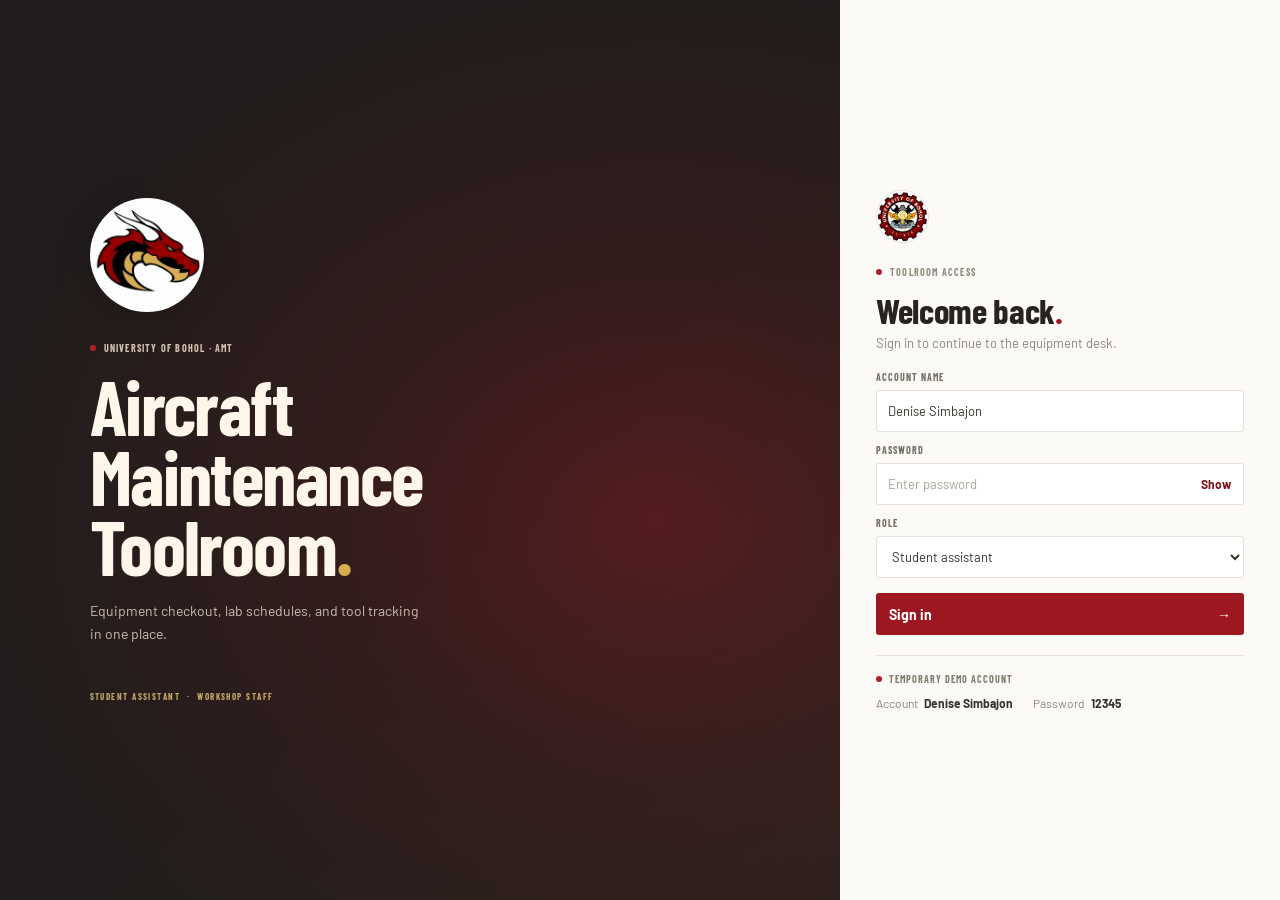
<file: index.html>
<!doctype html>
<html lang="en">
<head>
  <meta charset="utf-8" />
  <meta name="viewport" content="width=device-width, initial-scale=1" />
  <meta name="theme-color" content="#9d131e" />
  <title>AMT Bench — Sign in</title>
  <link rel="preconnect" href="https://fonts.googleapis.com" />
  <link rel="preconnect" href="https://fonts.gstatic.com" crossorigin />
  <link href="https://fonts.googleapis.com/css2?family=Barlow+Condensed:wght@500;600;700;800&family=Barlow:wght@400;500;600;700;800&family=DM+Mono:wght@400;500&display=swap" rel="stylesheet" />
  <link rel="stylesheet" href="css/login.css" />
  <link rel="stylesheet" href="css/readability.css" />
  <script src="js/auth.js" defer></script>
</head>
<body>
  <main class="login-layout">
    <section class="login-welcome">
      <img class="dragon-mark" src="assets/image.png" alt="AMT department dragon" />
      <div class="eyebrow"><i></i> UNIVERSITY OF BOHOL · AMT</div>
      <h1>Aircraft<br />Maintenance<br />Toolroom<span>.</span></h1>
      <p>Equipment checkout, lab schedules, and tool tracking in one place.</p>
      <div class="welcome-foot">STUDENT ASSISTANT &nbsp;·&nbsp; WORKSHOP STAFF</div>
    </section>
    <section class="login-side">
      <form class="login-card" id="login-form">
        <img class="amt-seal" src="assets/AMT.jpg" alt="Aircraft Maintenance Technology seal" />
        <div class="eyebrow"><i></i> TOOLROOM ACCESS</div>
        <h2>Welcome back<span>.</span></h2>
        <p class="login-copy">Sign in to continue to the equipment desk.</p>
        <label>ACCOUNT NAME<input name="name" required autocomplete="username" value="Denise Simbajon" /></label>
        <label class="password-label">PASSWORD
          <span class="password-control">
            <input id="password-input" name="password" type="password" required autocomplete="current-password" placeholder="Enter password" />
            <button class="password-toggle" id="toggle-password" type="button" aria-label="Show password" aria-pressed="false">Show</button>
          </span>
        </label>
        <label>ROLE<select name="role" id="account-role"><option>Student assistant</option><option>Workshop staff</option><option>Lab instructor</option><option>Student</option></select></label>
        <div class="login-error" id="login-error" role="alert" aria-live="polite"></div>
        <button type="submit">Sign in <span>→</span></button>
        <p class="student-login-hint" id="student-login-hint" hidden>Student account: <b>Reil Telmo</b> · Password <b>12345</b>. The student portal opens in a new tab.</p>
        <div class="demo-caption" id="demo-caption"><i></i> TEMPORARY DEMO ACCOUNT</div>
        <div class="demo-credentials"><span>Account <b>Denise Simbajon</b></span><span>Password <b>12345</b></span></div>
      </form>
    </section>
  </main>
</body>
</html>
</file>
<file: css/login.css>
:root{--red:#9d1721;--dark:#211d1c;--gold:#d7ad52;--ink:#28231f;--paper:#fbfaf6;--line:#e7e2d9;--sans:"Barlow",Arial,sans-serif;--display:"Barlow Condensed","Arial Narrow",sans-serif}*{box-sizing:border-box}body{margin:0;min-height:100vh;background:var(--dark);font-family:var(--sans);color:var(--ink);-webkit-font-smoothing:antialiased}.login-layout{min-height:100vh;display:grid;grid-template-columns:minmax(0,1fr) minmax(360px,440px)}.login-welcome{position:relative;min-height:100%;padding:clamp(34px,7vw,100px);display:flex;flex-direction:column;align-items:flex-start;justify-content:center;overflow:hidden;background:radial-gradient(ellipse at 78% 58%,#531b1d 0,#321c1c 35%,#211d1c 74%)}.login-welcome::after{position:absolute;inset:0;content:"";background:linear-gradient(135deg,transparent 55%,#d7ad5208);pointer-events:none}.dragon-mark{width:114px;height:114px;object-fit:contain;border:1px solid #ffffff24;border-radius:50%;background:#fff;margin-bottom:30px;box-shadow:0 8px 40px #0003}.eyebrow{display:flex;align-items:center;gap:8px;color:#d4c3b1;font:700 9px var(--display);letter-spacing:.12em}.eyebrow i,.demo-caption i{width:6px;height:6px;border-radius:50%;background:#b41e29;flex:none}.login-welcome h1{margin:17px 0 12px;color:#fff6eb;font:700 clamp(48px,6vw,77px)/.91 var(--display);letter-spacing:-.02em}.login-welcome h1 span{color:var(--gold)}.login-welcome>p{max-width:340px;margin:6px 0 0;color:#c9bdb1;font-size:14px;line-height:1.65}.welcome-foot{margin-top:46px;color:#c5a765;font:700 9px var(--display);letter-spacing:.16em}.login-side{display:grid;place-items:center;padding:36px;background:var(--paper)}.login-card{width:min(100%,370px);display:flex;flex-direction:column}.amt-seal{width:53px;height:53px;object-fit:contain;border:1px solid #e8e2d8;border-radius:50%;background:white;margin-bottom:23px}.login-card .eyebrow{color:#928a7e}.login-card h2{margin:11px 0 4px;font:700 35px var(--display);letter-spacing:-.01em;color:var(--ink)}.login-card h2 span{color:var(--red)}.login-copy{margin:0 0 20px;color:#89867b;font-size:12px}.login-card label{display:block;margin-bottom:12px;color:#746f65;font:700 9px var(--display);letter-spacing:.1em}.login-card input,.login-card select{display:block;width:100%;height:42px;margin-top:7px;padding:0 11px;border:1px solid var(--line);border-radius:3px;background:white;outline:none;color:#39342e;font:13px var(--sans);letter-spacing:normal}.login-card input:focus,.login-card select:focus{border-color:var(--red);box-shadow:0 0 0 3px #a9182314}.login-card input::placeholder{color:#aaa49a}.login-card button{height:42px;margin-top:3px;padding:0 13px;display:flex;align-items:center;justify-content:space-between;border:0;border-radius:3px;background:var(--red);color:white;font:700 13px var(--sans);cursor:pointer}.login-card button:hover{background:#7e1019}.login-error{margin:0;color:#a33a2d;font-size:11px}.login-error:not(:empty){margin:0 0 11px;padding:8px 10px;border:1px solid #f0d7d0;border-radius:3px;background:#fff4f0}.demo-caption{display:flex;align-items:center;gap:7px;margin-top:20px;padding-top:17px;border-top:1px solid var(--line);color:#827c70;font:700 9px var(--display);letter-spacing:.1em}.demo-credentials{display:flex;gap:20px;margin-top:11px;color:#8c8579;font-size:11px}.demo-credentials b{margin-left:4px;color:#39332d;font-weight:650}@media(max-width:760px){.login-layout{grid-template-columns:1fr;grid-template-rows:auto 1fr}.login-welcome{min-height:260px;padding:30px 28px 25px;justify-content:flex-end}.dragon-mark{position:absolute;top:23px;right:24px;width:74px;height:74px;margin:0}.login-welcome h1{margin:10px 0 7px;font-size:42px}.login-welcome>p{max-width:290px;margin:0;font-size:11px}.welcome-foot{margin-top:15px;font-size:8px}.login-side{padding:27px 23px 32px}.login-card{max-width:400px}.amt-seal{display:none}.login-card h2{font-size:30px}.login-copy{margin-bottom:16px}.login-card label{margin-bottom:9px}.demo-caption{margin-top:15px}.demo-credentials{margin-top:8px}}
.student-login-hint{margin:12px 0 0;padding:10px 12px;border:1px solid #e8dfcf;border-radius:3px;background:#f7f2e8;color:#6d6253;font-size:12px;line-height:1.5}.student-login-hint[hidden],.demo-caption[hidden]{display:none}
.password-control{position:relative;display:block;margin-top:7px}.login-card .password-control input{margin-top:0;padding-right:62px}.login-card .password-toggle{position:absolute;top:50%;right:5px;width:auto;height:auto;min-height:30px;margin:0;padding:4px 8px;transform:translateY(-50%);border:0;background:transparent;color:#7e1019;font:700 12px var(--sans);cursor:pointer}.login-card .password-toggle:hover{background:#f7f2e8;color:#7e1019}.login-card .password-toggle:focus-visible{outline:2px solid var(--red);outline-offset:1px}
</file>
<file: css/readability.css>
/* Larger supporting text for day-to-day toolroom use. */
body{font-size:15px}
.nav-link{font-size:13px}
.nav-label{font-size:10px}
.brand-tag{font-size:9px}
.breadcrumb{font-size:12px}
.today-label{font-size:10px}
.eyebrow{font-size:10px}
.page-subtitle{font-size:13px}
.metric-top{font-size:10px}
.metric-foot{font-size:11px}
.panel-heading h2,.widget-heading h2{font-size:15px}
.panel-heading p{font-size:11px}
.search-box input{font-size:11px}
.category-tab{font-size:11px}
.category-tab>span{font-size:9px}
.item-name{font-size:12px}
.item-tag{font-size:9px}
.item-sub{font-size:10.5px}
.availability{font-size:10px}
.add-button{width:24px;height:24px}
.widget-kicker{font-size:9px}
.schedule-date{font-size:10px}
.mini-time{font-size:9px}
.mini-class{font-size:10px}
.mini-class small{font-size:9px}
.mini-now{font-size:7px}
.schedule-legend{font-size:9px}
.overdue-person{gap:9px}
.person-copy b{font-size:10px}
.person-copy small{font-size:9px}
.overdue-time{font-size:9px}
.text-button{font-size:10px}
.full-button{font-size:10px}
.rail-note{font-size:10px}
.page-footer{font-size:9px}
.week-controls>span{font-size:10px}
.day-name{font-size:9px}
.day-number{font-size:15px}
.schedule-table-head,.loan-table-head,.overdue-table-head{font-size:9px}
.session-time{font-size:10px}
.session-time small{font-size:9px}
.session-info b,.loan-student b,.overdue-student b{font-size:11px}
.session-info small,.loan-student small,.overdue-student small{font-size:9.5px}
.session-group,.session-instructor{font-size:10px}
.status-badge{font-size:9px}
.schedule-footnote{font-size:10px}
.loan-items{font-size:10px}
.loan-time{font-size:9px}
.row-action,.remind-button{font-size:9px}
.results-label{font-size:9px}
.alert-banner{font-size:11px}
.overdue-item{font-size:10px}
.overdue-item small,.overdue-contact,.overdue-duration{font-size:9px}
.modal-description{font-size:12px}
.field-label{font-size:9px}
.field-hint{font-size:9px}
.selected-head{font-size:9px}
.selected-chip{font-size:10px}
.empty-selection,.empty-state{font-size:11px}
.button{font-size:12px}
.demo-note{font-size:9px}
.login-card .field-label{font-size:10px}
.login-card label{font-size:10px}
.login-welcome .eyebrow,.login-card .eyebrow{font-size:10px}
.login-card .field-label>input,.login-card .field-label>select{font-size:14px}
.login-copy{font-size:13px}
.demo-caption{font-size:10px}
.demo-credentials{font-size:12px}
.login-card button{font-size:14px}
.checkout-modal{width:min(680px,calc(100vw - 28px));padding:26px 28px}
.checkout-modal .modal-step,.checkout-modal .eyebrow{font-size:11px}
.checkout-modal h2{font-size:32px}
.checkout-modal .modal-description{font-size:13px}
.checkout-modal .selected-head{font-size:10px}
.checkout-modal .selected-head span:last-child{font-size:11px}
.checkout-modal .selected-chip{font-size:12px;padding:7px 8px}
.checkout-modal .field-label{font-size:11px;line-height:1.35}
.checkout-modal .field-label>input,.checkout-modal .field-label>select{height:40px;font-size:14px;padding:0 11px}
.checkout-modal .rfid-field{height:42px}
.checkout-modal .rfid-field input{font-size:13px}
.checkout-modal .scan-button{height:32px;min-height:32px;font-size:12px;padding:0 10px}
.checkout-modal .field-hint{font-size:10px}
.checkout-modal .checkout-actions .button{min-height:39px;font-size:13px;padding:0 14px}
.checkout-modal .modal-close{width:31px;height:31px;font-size:20px}
@media(max-width:560px){
  .page-subtitle{font-size:12px}
  .panel-heading p{font-size:10px}
  .item-name{font-size:11.5px}
  .item-sub{font-size:10px}
  .loan-table-head,.loan-row,.overdue-table-head,.overdue-row{font-size:9px}
}
</file>
<file: css/styles.css>
:root{--paper:#f8f7f4;--white:#fff;--ink:#292920;--muted:#959389;--line:#e9e7e1;--soft:#f2f0eb;--olive:#525b3f;--olive-dark:#414936;--olive-light:#eaf0df;--red:#a84335;--red-light:#fbefec;--amber:#ad7939;--amber-light:#faf3e6;--blue:#55758c;--blue-light:#eaf1f5;--sans:"DM Sans",Arial,sans-serif;--mono:"DM Mono",monospace}*{box-sizing:border-box}body{margin:0;background:var(--paper);color:var(--ink);font-family:var(--sans);font-size:14px;-webkit-font-smoothing:antialiased}.sidebar{position:fixed;inset:0 auto 0 0;width:244px;background:#f3f1ec;border-right:1px solid var(--line);padding:25px 17px 13px;display:flex;flex-direction:column;z-index:4}.brand{position:relative;display:flex;align-items:center;height:48px;margin:0 8px 49px;text-decoration:none;color:var(--ink)}.brand>img{width:38px;height:38px;object-fit:contain;border-radius:50%;mix-blend-mode:multiply}.brand-name{margin-left:9px;font-weight:800;font-size:20px;letter-spacing:-1.1px}.brand-name span{color:#899071}.brand-tag{position:absolute;left:48px;top:32px;font-family:var(--mono);font-size:8px;letter-spacing:1.1px;color:#908e81}.nav-label,.widget-kicker,.eyebrow,.metric-top,.selected-head,.field-label,.schedule-table-head,.loan-table-head,.overdue-table-head{font-family:var(--mono);letter-spacing:.095em}.nav-label{padding:0 10px;margin-bottom:10px;font-size:9px;color:#9c998d}.navigation{display:grid;gap:3px}.nav-link{height:39px;width:100%;border:0;border-radius:5px;background:transparent;padding:0 10px;display:flex;align-items:center;gap:11px;color:#737268;font:500 12px var(--sans);text-align:left;cursor:pointer;transition:.18s}.nav-link:hover{background:#eae8e1;color:var(--ink)}.nav-link.active{background:#e7e9dd;color:var(--olive-dark);font-weight:650}.nav-icon{font-size:17px;width:18px;text-align:center;color:#929084}.nav-link.active .nav-icon{color:var(--olive)}.nav-count,.nav-alert{margin-left:auto;padding:3px 6px;border-radius:3px;background:#eae8e1;color:#818074;font:9px var(--mono)}.nav-alert{background:#f5e5df;color:var(--red)}.sidebar-spacer{flex:1}.desk-card{background:#ebeae3;padding:13px 12px;margin:0 0 12px;border:1px solid #e3e1d9;border-radius:5px}.desk-card-top{display:flex;gap:7px;align-items:center;font:9px var(--mono);color:#666658}.status-dot{display:inline-block;width:6px;height:6px;background:#788758;border-radius:50%;flex:none}.desk-card-hours{padding:10px 0 9px 13px;font-size:11px;line-height:1.65;color:#77766b}.desk-card-line{height:1px;background:#dcdbd3}.desk-card-bottom{padding:9px 0 0;display:flex;justify-content:space-between;color:#8b897e;font-size:9px}.desk-card-bottom>span:last-child{display:flex;align-items:center;gap:5px;color:#66704f}.user-card{border:0;border-top:1px solid #e3e1da;background:transparent;padding:14px 4px 12px;display:flex;align-items:center;gap:10px;text-align:left;cursor:pointer}.avatar,.top-avatar{width:31px;height:31px;border-radius:50%;display:grid;place-items:center;background:#e5d8c6;color:#79674e;font-size:10px;font-weight:700;flex:none}.user-copy{display:grid;gap:3px}.user-copy b{font-size:11px;font-weight:650}.user-copy small{font-size:10px;color:var(--muted)}.user-menu{margin-left:auto;color:#827f73;letter-spacing:2px}.sidebar-footer{display:flex;align-items:center;justify-content:center;gap:5px;font:8px var(--mono);letter-spacing:.025em;color:#969389}.sidebar-footer img{width:15px;height:15px;object-fit:contain;border-radius:50%;mix-blend-mode:multiply}.sidebar-footer>span{color:#c1bdb2}.main-content{margin-left:244px;min-height:100vh;padding:0 39px 25px;max-width:1700px}.topbar{height:57px;border-bottom:1px solid var(--line);display:flex;align-items:center;justify-content:space-between;margin-bottom:30px}.breadcrumb{font-size:11px;color:#8d8a80}.breadcrumb span{padding:0 8px;color:#b9b6ad}.breadcrumb b{font-weight:550;color:#514f45}.topbar-right{display:flex;align-items:center;gap:15px}.today-label{font:9px var(--mono);color:#848176}.topbar-divider{height:17px;border-left:1px solid var(--line)}.notification-icon{position:relative;border:0;background:transparent;font-size:18px;color:#76746a;transform:rotate(180deg);cursor:pointer}.notification-icon i{position:absolute;right:2px;top:3px;width:5px;height:5px;background:#af5545;border:1px solid var(--paper);border-radius:50%}.top-avatar{width:27px;height:27px;border:0;font-family:var(--sans);cursor:pointer}.view{display:none}.view.active{display:block;animation:appear .22s ease}@keyframes appear{from{opacity:0;transform:translateY(3px)}to{opacity:1;transform:translateY(0)}}.page-heading{display:flex;align-items:flex-end;justify-content:space-between;margin-bottom:22px}.eyebrow{display:flex;align-items:center;gap:7px;font-size:8px;color:#888577}.eyebrow-dot{width:6px;height:6px;border-radius:50%;background:#858e69}h1{font-size:31px;line-height:1.15;letter-spacing:-1.15px;margin:9px 0 5px;font-weight:550}.heading-period{color:#899071}.page-subtitle{margin:0;font-size:11.5px;color:#88867c}.button{min-height:34px;border:1px solid transparent;border-radius:4px;padding:0 12px;display:inline-flex;align-items:center;justify-content:center;gap:8px;font:550 10.5px var(--sans);cursor:pointer;transition:background .15s,border .15s,transform .15s}.button:active{transform:translateY(1px)}.button-dark{background:var(--olive);color:white}.button-dark:hover{background:var(--olive-dark)}.button-dark>span:first-child{font-size:15px;font-weight:400}.button-outline{border-color:#e4e2db;background:var(--white);color:#626054}.button-outline:hover{border-color:#c7c6bb;background:#fbfaf7}.metrics{display:grid;grid-template-columns:repeat(4,minmax(0,1fr));gap:11px;margin-bottom:22px}.metric-card,.panel{background:var(--white);border:1px solid var(--line);border-radius:5px}.metric-card{height:97px;padding:13px 15px}.metric-top{display:flex;align-items:center;justify-content:space-between;font-size:8px;color:#919084}.metric-symbol{font:14px var(--sans);color:#73795f}.metric-symbol.amber{color:var(--amber)}.metric-symbol.red{color:#b05b4d}.metric-symbol.blue{color:var(--blue)}.metric-value{margin-top:3px;font-size:25px;line-height:1.1;font-weight:550;letter-spacing:-1px}.metric-foot{margin-top:5px;font-size:9px;color:#99968b}.metric-foot b{font-weight:550;color:#716f64}.metric-good{color:#748154}.metric-warning{color:#ab5a4c}.content-grid{display:grid;grid-template-columns:minmax(0,1fr) 267px;gap:15px;align-items:start}.inventory-panel{overflow:hidden}.panel-heading{display:flex;align-items:center;justify-content:space-between;padding:16px 17px 13px}.panel-heading h2,.widget-heading h2{font-size:13px;font-weight:600;letter-spacing:-.2px;margin:0}.panel-heading p{margin:4px 0 0;font-size:9.5px;color:#9b988c}.search-box{height:30px;border:1px solid var(--line);border-radius:4px;background:#fff;display:flex;align-items:center;gap:7px;padding:0 9px;color:#98958a}.search-box>span{font-size:17px;line-height:1;transform:rotate(-18deg)}.search-box input{width:140px;border:0;outline:0;background:transparent;font:10px var(--sans);color:var(--ink)}.search-box input::placeholder{color:#a9a69c}.category-tabs{height:36px;display:flex;align-items:center;gap:2px;padding:0 13px;border-bottom:1px solid var(--line);overflow-x:auto}.category-tab{height:35px;border:0;border-bottom:1.5px solid transparent;white-space:nowrap;padding:0 8px;background:transparent;font:9px var(--sans);color:#88867c;cursor:pointer}.category-tab:hover{color:var(--ink)}.category-tab.active{border-bottom-color:#77805b;color:#4f583d;font-weight:600}.category-tab>span{font:8px var(--mono);margin-left:3px;color:#aaa79c}.category-tab.active>span{color:#77805b}.item-grid{padding:12px;display:grid;grid-template-columns:repeat(3,minmax(0,1fr));gap:9px}.item-card{min-width:0;border:1px solid var(--line);border-radius:4px;overflow:hidden;transition:border .16s,transform .16s,box-shadow .16s}.item-card:hover{border-color:#c9cbb9;transform:translateY(-1px);box-shadow:0 3px 10px #352d1d0b}.item-art{height:92px;position:relative;display:grid;place-items:center;overflow:hidden;background:#fff}.item-art::before{display:none}.item-art .tool-photo{position:relative;display:block;width:100%;height:100%;object-fit:contain;padding:8px;background:#fff}.item-art-badge{position:absolute;top:7px;left:7px;padding:3px 5px;border-radius:2px;background:#ffffffcf;font:7px var(--mono);letter-spacing:.04em;color:#7b786d}.item-info{padding:8px 9px 9px}.item-name-line{display:flex;align-items:flex-start;justify-content:space-between;gap:3px}.item-name{font-size:10px;font-weight:600;line-height:1.3}.item-tag{white-space:nowrap;font:7px var(--mono);color:#a09c91}.item-sub{margin-top:3px;min-height:12px;font-size:8px;color:#99968b}.item-footer{display:flex;align-items:center;justify-content:space-between;margin-top:9px;padding-top:7px;border-top:1px solid #efede8}.availability{font-size:8px;color:#858277}.availability b{font-weight:650;color:#606650}.availability.unavailable b{color:var(--red)}.add-button{width:21px;height:21px;display:grid;place-items:center;border:1px solid #e8e6df;border-radius:3px;background:#fff;color:#707a55;font-size:14px;cursor:pointer}.add-button:hover{background:#eff1e9}.add-button:disabled{opacity:.35;cursor:not-allowed}.rail-note{display:flex;gap:9px;align-items:flex-start;padding:12px 12px;margin-top:12px;border:1px solid #e7e4da;background:#f2f0e9;border-radius:4px;font-size:9px;line-height:1.6;color:#77756a}.note-icon{font-size:13px;color:#777f5f}.schedule-widget,.overdue-widget{padding:14px 13px;margin-bottom:12px}.widget-heading{display:flex;align-items:center;justify-content:space-between}.widget-kicker{font-size:7.5px;color:#9a978d;margin-bottom:5px}.widget-heading h2{font-size:13px}.text-button{border:0;background:none;padding:3px 0;color:#737a5a;font:9px var(--sans);cursor:pointer}.schedule-date{margin-top:12px;font-size:8px;color:#a09c91}.mini-schedule{margin-top:7px}.mini-session{display:grid;grid-template-columns:43px 2px 1fr;gap:8px;min-height:48px;padding:5px 0}.mini-time{font:8px var(--mono);color:#8b887d;padding-top:2px}.mini-line{background:#e9e7df;position:relative}.mini-session.current .mini-line{background:#77835e}.mini-line::after{content:"";position:absolute;top:2px;left:50%;transform:translateX(-50%);width:5px;height:5px;border:1px solid white;border-radius:50%;background:#c4c1b7}.mini-session.current .mini-line::after{background:#7b885e}.mini-class{font-size:8.5px;line-height:1.4;font-weight:550;color:#666459}.mini-class small{display:block;margin-top:3px;font-size:8px;font-weight:400;color:#a19e92}.mini-now{display:inline-block;margin-left:4px;padding:2px 3px;border-radius:2px;background:#e9efdf;color:#64704e;font:6px var(--mono);vertical-align:1px}.schedule-legend{display:flex;gap:12px;padding-top:8px;border-top:1px solid var(--line);font-size:8px;color:#99968b}.schedule-legend span{display:flex;align-items:center;gap:5px}.legend-dot{width:5px;height:5px;border-radius:50%;background:#cac8bf}.legend-dot.ongoing{background:#78845e}.overdue-widget{padding-bottom:11px}.danger-kicker{color:#b46555}.overdue-pill{padding:4px 6px;border-radius:3px;background:#f9ebe7;color:#a95546;font:8px var(--mono)}.overdue-person{display:flex;align-items:center;gap:8px;padding:11px 0;border-bottom:1px solid #f0eee9}.overdue-person:last-of-type{border-bottom:0}.person-initials{width:25px;height:25px;border-radius:50%;display:grid;place-items:center;background:#f3e8e2;color:#9c6a57;font:8px var(--mono)}.person-copy{flex:1}.person-copy b{display:block;font-size:8.5px;font-weight:600}.person-copy small{display:block;margin-top:3px;font-size:7.5px;color:#a09c91}.overdue-time{white-space:nowrap;color:#ae5143;font:7.5px var(--mono)}.full-button{width:100%;height:29px;margin-top:7px;justify-content:space-between;font-size:9px}.page-footer{display:flex;justify-content:space-between;margin-top:23px;padding-top:11px;border-top:1px solid var(--line);font:7.5px var(--mono);letter-spacing:.04em;color:#a6a398}.page-footer span:first-child{color:#858277}.page-footer i{font-style:normal;color:#c3bfb4;padding:0 3px}.week-controls{display:flex;align-items:center;gap:7px}.week-controls>.button{height:31px;min-height:31px}.week-controls>span{min-width:120px;text-align:center;font:9px var(--mono);color:#666459}.week-strip{display:grid;grid-template-columns:repeat(7,minmax(0,1fr));gap:8px;margin:0 0 14px}.day-chip{min-height:64px;padding:9px 12px;border:1px solid var(--line);border-radius:4px;background:white;text-align:left;cursor:pointer}.day-chip:hover{border-color:#c5c7b4}.day-chip.selected{border-color:#87916d;background:#f1f3ec}.day-name{font:8px var(--mono);letter-spacing:.05em;color:#989589}.day-number{display:block;margin-top:7px;font-size:14px;color:#4e4d42}.day-chip.selected .day-number{color:#5c6646;font-weight:650}.day-dot{float:right;width:5px;height:5px;margin-top:5px;border-radius:50%;background:#8a946e}.schedule-page{overflow:hidden}.schedule-table-head,.loan-table-head,.overdue-table-head{min-height:38px;display:grid;align-items:center;gap:10px;padding:0 15px;border-bottom:1px solid var(--line);background:#fbfaf8;font-size:7px;color:#99968a}.schedule-table-head,.schedule-row{grid-template-columns:115px minmax(170px,1.5fr) minmax(90px,.8fr) minmax(95px,.8fr) 80px}.schedule-row{min-height:63px;display:grid;align-items:center;gap:10px;padding:9px 15px;border-bottom:1px solid #f0eee9}.schedule-row:last-child,.loan-row:last-child,.overdue-row:last-child{border-bottom:0}.schedule-row.ongoing{background:#f6f7f1;box-shadow:inset 2px 0 #85906c}.session-time{font:9px var(--mono);color:#777568}.session-time small{display:block;margin-top:4px;color:#a6a397;font-size:8px}.session-info b,.loan-student b,.overdue-student b{font-size:9px;font-weight:600}.session-info small,.loan-student small,.overdue-student small{display:block;margin-top:4px;font-size:8px;color:#98958a}.session-group,.session-instructor{font-size:8.5px;color:#767469}.status-badge{display:inline-flex;align-items:center;gap:5px;width:max-content;padding:4px 6px;border-radius:3px;background:#f0efe9;color:#888578;font:7px var(--mono)}.status-badge::before{content:"";width:5px;height:5px;border-radius:50%;background:#bcb9ad}.status-badge.ongoing{background:#eaf0df;color:#66734e}.status-badge.ongoing::before{background:#748253}.status-badge.completed{background:#f4f2ee;color:#9b988e}.schedule-footnote{display:flex;align-items:center;gap:7px;margin-top:10px;font-size:9px;color:#918e83}.loans-toolbar{display:flex;align-items:center;justify-content:space-between;margin-bottom:12px}.loans-toolbar .search-box input{width:210px}.results-label{font:8px var(--mono);color:#9b988c}.table-panel{overflow:hidden}.loan-table-head{grid-template-columns:minmax(145px,1.1fr) minmax(110px,1.1fr) minmax(140px,1.15fr) minmax(95px,.8fr) minmax(95px,.8fr) 90px 35px}.loan-row{min-height:67px;display:grid;grid-template-columns:minmax(145px,1.1fr) minmax(110px,1.1fr) minmax(140px,1.15fr) minmax(95px,.8fr) minmax(95px,.8fr) 90px 35px;align-items:center;gap:10px;padding:9px 15px;border-bottom:1px solid #f0eee9}.loan-items{font-size:8.5px;line-height:1.55;color:#67655b}.loan-time{font:8px var(--mono);color:#706e63}.row-action{border:1px solid var(--line);border-radius:3px;background:white;padding:5px 6px;font:8px var(--sans);color:#68714e;cursor:pointer}.row-action:hover{background:#f2f4ec}.empty-state{padding:35px 20px;text-align:center;color:#99968b;font-size:10px}.alert-banner{display:flex;align-items:center;gap:11px;margin:0 0 13px;padding:12px 15px;border:1px solid #f0ddd7;border-radius:4px;background:#fbf2ef;color:#806960;font-size:10px}.alert-banner b{font-weight:600;color:#79584d}.alert-icon{width:19px;height:19px;display:grid;place-items:center;border-radius:50%;background:#f1ddd6;color:#a15040;font:600 11px var(--mono)}.overdue-table-head{grid-template-columns:minmax(140px,1.1fr) minmax(145px,1.15fr) minmax(145px,1.15fr) minmax(80px,.7fr) minmax(105px,.8fr) 75px}.overdue-row{min-height:74px;display:grid;grid-template-columns:minmax(140px,1.1fr) minmax(145px,1.15fr) minmax(145px,1.15fr) minmax(80px,.7fr) minmax(105px,.8fr) 75px;align-items:center;gap:10px;padding:9px 15px;border-bottom:1px solid #f0eee9}.overdue-item{font-size:8.5px;font-weight:550}.overdue-item small{display:block;margin-top:4px;color:#9d998e;font:7px var(--mono)}.overdue-duration{color:#ac5043;font:8px var(--mono)}.overdue-contact{font-size:8px;color:#777469}.remind-button{border:1px solid #eedad4;border-radius:3px;background:#fff8f5;padding:6px;font:8px var(--sans);color:#a25646;cursor:pointer}.modal{position:fixed;inset:50% auto auto 50%;transform:translate(-50%,-50%);max-height:90vh;overflow:auto;padding:24px;background:#fdfcf9;border:1px solid var(--line);border-radius:6px;box-shadow:0 16px 55px #29251b22;color:var(--ink)}.modal::backdrop{background:#29271f5c;backdrop-filter:blur(1px)}.modal h2{margin:8px 0 5px;font-size:24px;font-weight:550;letter-spacing:-.8px}.login-modal{width:min(400px,calc(100vw - 30px))}.modal-topline{display:flex;align-items:center;justify-content:space-between;margin-bottom:20px}.modal-logo{width:31px;height:31px;object-fit:contain;border-radius:50%;mix-blend-mode:multiply}.modal-close{width:27px;height:27px;border:1px solid var(--line);border-radius:3px;background:white;color:#777469;font-size:17px;cursor:pointer}.login-modal .eyebrow,.checkout-modal .eyebrow{margin-top:5px}.modal-description{margin:0 0 18px;color:#89867b;font-size:10px;line-height:1.6}.login-modal form{display:grid;gap:13px}.field-label{display:block;color:#858276;font-size:7px}.field-label>input,.field-label>select{display:block;width:100%;height:34px;margin-top:6px;padding:0 9px;border:1px solid #e8e6df;border-radius:3px;background:white;outline:none;color:#4e4c42;font:10px var(--sans)}.field-label>input:focus,.field-label>select:focus,.rfid-field:focus-within{border-color:#9ca184;box-shadow:0 0 0 2px #98a17b1a}.field-label input::placeholder{color:#b1aea3}.full-button{min-height:33px}.demo-note{display:flex;align-items:center;justify-content:center;gap:6px;padding-top:14px;margin-top:16px;border-top:1px solid var(--line);font:8px var(--mono);letter-spacing:.05em;color:#969388}.checkout-modal{width:min(600px,calc(100vw - 26px));padding:22px 24px}.modal-step{font:8px var(--mono);letter-spacing:.08em;color:#858276}.modal-step span{margin-left:10px;color:#b0ac9f}.checkout-selected{padding:10px 11px;margin-bottom:14px;border:1px solid var(--line);border-radius:3px;background:#fbfaf7}.selected-head{display:flex;justify-content:space-between;font-size:7px;color:#949185}.selected-head span:last-child{color:#777b61}.selected-list{display:flex;flex-wrap:wrap;gap:5px;margin-top:8px}.selected-chip{display:flex;align-items:center;gap:6px;padding:5px 6px;border:1px solid #e9e7df;border-radius:3px;background:white;font-size:8px;color:#626054}.selected-chip button{border:0;background:none;padding:0;color:#a29f94;font-size:12px;cursor:pointer}.empty-selection{font-size:9px;color:#a4a095}.form-grid{display:grid;grid-template-columns:repeat(2,minmax(0,1fr));gap:10px 12px}.span-two{grid-column:1/-1}.rfid-field{height:35px;margin-top:6px;border:1px solid #e8e6df;border-radius:3px;background:white;display:flex;align-items:center;padding:0 4px 0 9px}.rfid-wave{font:11px var(--mono);color:#7a8560;transform:rotate(90deg)}.rfid-field input{min-width:0;flex:1;height:100%;padding:0 8px;border:0;outline:0;background:transparent;color:#535146;font:9px var(--mono)}.rfid-field input::placeholder{color:#b0ada2}.scan-button{min-height:25px;height:25px;padding:0 8px;font-size:8px;white-space:nowrap}.field-hint{display:block;margin-top:4px;font:7px var(--sans);letter-spacing:normal;color:#a09d92}.checkout-actions{display:flex;justify-content:flex-end;gap:7px;margin-top:17px;padding-top:13px;border-top:1px solid var(--line)}.receipt-modal{width:min(440px,calc(100vw - 26px));padding:20px}.receipt-preview{background:white;border:1px solid var(--line);padding:23px}.receipt-header{text-align:center;border-bottom:1px dashed #dedbd2;padding-bottom:15px}.receipt-header img{width:46px;height:46px;object-fit:contain;border-radius:50%;mix-blend-mode:multiply}.receipt-header b{display:block;margin-top:5px;font:10px var(--mono);letter-spacing:.08em}.receipt-header small{display:block;margin-top:4px;color:#89867a;font-size:9px}.receipt-title{margin:17px 0 12px;text-align:center;font-size:14px;font-weight:650;letter-spacing:.03em}.receipt-fields{display:grid;grid-template-columns:1fr 1fr;gap:10px;padding-bottom:14px;border-bottom:1px dashed #dedbd2}.receipt-field small{display:block;font:7px var(--mono);color:#928e81}.receipt-field b{display:block;margin-top:4px;font-size:9px;font-weight:550}.receipt-items-title{margin:14px 0 0;font:8px var(--mono);color:#858276}.receipt-item-row{display:flex;justify-content:space-between;padding:8px 0;border-bottom:1px solid #f1efe9;font-size:9px}.receipt-item-row span:last-child{font:8px var(--mono);color:#858276}.receipt-signatures{display:grid;grid-template-columns:1fr 1fr;gap:20px;margin-top:28px}.signature-line{padding-top:5px;border-top:1px solid #d9d6cd;font-size:8px;color:#89867a}.receipt-foot{text-align:center;margin-top:16px;font:7px var(--mono);letter-spacing:.03em;color:#aaa69a}.receipt-actions{display:flex;justify-content:flex-end;gap:7px;margin-top:12px}.toast{position:fixed;right:25px;bottom:24px;z-index:20;max-width:min(380px,calc(100vw - 30px));padding:11px 15px;border:1px solid #dcdfd2;border-radius:4px;background:#fbfcf8;color:#596347;font-size:10px;box-shadow:0 4px 15px #25231a10;opacity:0;transform:translateY(8px);pointer-events:none;transition:opacity .2s,transform .2s}.toast.show{opacity:1;transform:translateY(0)}@media(min-width:1450px){.main-content{padding-right:54px;padding-left:54px}.content-grid{grid-template-columns:minmax(0,1fr) 290px}.item-art{height:105px}}@media(max-width:1100px){.main-content{padding-right:25px;padding-left:25px}.content-grid{grid-template-columns:minmax(0,1fr) 240px;gap:11px}.item-grid{grid-template-columns:repeat(2,minmax(0,1fr))}.metric-card{padding:12px}.schedule-table-head,.schedule-row{grid-template-columns:93px minmax(145px,1.3fr) minmax(75px,.8fr) minmax(75px,.7fr) 73px;gap:7px;padding-left:11px;padding-right:11px}.loan-table-head,.loan-row,.overdue-table-head,.overdue-row{gap:6px;padding-left:10px;padding-right:10px;font-size:7px}.loan-table-head,.loan-row{grid-template-columns:minmax(114px,1.15fr) minmax(80px,.9fr) minmax(110px,1.1fr) minmax(75px,.8fr) minmax(76px,.8fr) 75px 30px}.overdue-table-head,.overdue-row{grid-template-columns:minmax(114px,1.1fr) minmax(112px,1.1fr) minmax(115px,1.05fr) minmax(65px,.65fr) minmax(85px,.8fr) 67px}}@media(max-width:820px){.sidebar{width:68px;padding:18px 9px 12px;align-items:center}.brand{margin:0 0 39px;justify-content:center;width:42px}.brand>img{width:34px;height:34px}.brand-name,.brand-tag,.nav-label,.nav-link:not(.active),.nav-link.active{font-size:0}.navigation{width:100%;gap:5px}.nav-link{height:39px;width:100%;justify-content:center;padding:0;gap:0;font-size:0;position:relative}.nav-icon{font-size:17px}.nav-count,.nav-alert{position:absolute;top:4px;right:4px;margin:0;padding:2px;font-size:6px}.desk-card{width:48px;height:48px;padding:0;display:grid;place-items:center}.desk-card-top{font-size:0}.desk-card-hours,.desk-card-line,.desk-card-bottom,.user-copy,.user-menu,.sidebar-footer{display:none}.user-card{justify-content:center;width:100%;padding:13px 0}.avatar{width:33px;height:33px}.main-content{margin-left:68px;padding-right:21px;padding-left:21px}.content-grid{grid-template-columns:minmax(0,1fr)}.right-rail{display:grid;grid-template-columns:1fr 1fr;gap:10px}.schedule-widget,.overdue-widget{margin-bottom:0}.rail-note{grid-column:1/-1;margin-top:0}.item-grid{grid-template-columns:repeat(3,minmax(0,1fr))}.metrics{gap:8px}.metric-card{height:90px;padding:11px}.metric-top{font-size:7px}.metric-value{font-size:23px}.page-footer{font-size:7px}.loan-table-head,.loan-row{min-width:750px}.overdue-table-head,.overdue-row{min-width:720px}.table-panel{overflow:auto}}@media(max-width:560px){.main-content{padding:0 13px 18px;margin-left:56px}.sidebar{width:56px}.topbar{margin-bottom:21px}.topbar-right{gap:9px}.today-label{font-size:7px}.page-heading{align-items:flex-start;gap:12px}.page-heading>.button{margin-top:4px;min-width:96px}.eyebrow{font-size:7px}h1{font-size:25px}.page-subtitle{max-width:220px;font-size:10px}.metrics{grid-template-columns:repeat(2,minmax(0,1fr));gap:7px;margin-bottom:14px}.metric-card{height:83px}.metric-top{font-size:7px}.metric-foot{font-size:8px}.item-grid{grid-template-columns:repeat(2,minmax(0,1fr));padding:9px;gap:7px}.panel-heading{padding:12px 11px 10px;align-items:flex-start;gap:8px}.panel-heading h2{font-size:12px}.panel-heading p{font-size:8px}.search-box{height:27px;padding:0 6px}.search-box input{width:96px;font-size:9px}.inventory-heading .search-box{margin-top:2px}.category-tabs{padding:0 6px}.category-tab{padding:0 6px;font-size:8px}.item-art{height:82px}.item-info{padding:7px}.right-rail{grid-template-columns:1fr}.rail-note{grid-column:auto}.page-footer{line-height:1.6;gap:12px}.page-footer span:last-child{text-align:right}.week-controls{gap:4px;flex-wrap:wrap;justify-content:flex-end}.week-controls>span{min-width:85px;font-size:7px}.week-controls>.button{padding:0 8px;min-height:28px;height:28px;font-size:9px}.week-strip{gap:3px}.day-chip{padding:7px 5px;min-height:53px}.day-name{font-size:7px}.day-number{font-size:12px}.schedule-page{overflow:auto}.schedule-table-head,.schedule-row{min-width:670px}.week-controls+#bad{}.form-grid{gap:9px}.checkout-modal{padding:18px 15px}.modal h2{font-size:21px}.receipt-preview{padding:16px}.receipt-actions{flex-wrap:wrap}.receipt-actions .button{flex:1}}@media print{body{background:white}.sidebar,.main-content,.modal-topline,.receipt-actions,.modal::backdrop{display:none!important}.modal.receipt-modal{display:block!important;position:static;inset:auto;transform:none;overflow:visible;width:100%;max-width:100%;max-height:none;margin:0;padding:0;border:0;border-radius:0;box-shadow:none;background:#fff}.receipt-preview{border:0;padding:20px;max-width:100%;margin:0 auto}.receipt-header img{width:58px;height:58px}.receipt-header b{font-size:13px}.receipt-title{font-size:18px}.receipt-field b,.receipt-item-row{font-size:11px}.receipt-field small,.receipt-items-title,.receipt-item-row span:last-child{font-size:9px}.receipt-foot{font-size:8px}.receipt-modal::backdrop{display:none}}
</file>
<file: css/theme.css>
/* University of Bohol AMT dragon identity: crimson, charcoal, and brass gold. */
:root{
  --paper:#f7f5f1;
  --white:#fffefa;
  --ink:#27221e;
  --muted:#89847c;
  --line:#e7e2d9;
  --soft:#f1eee7;
  --olive:#9d1721;
  --olive-dark:#7e1019;
  --olive-light:#f6e8e5;
  --red:#a33a2d;
  --red-light:#fbefec;
  --amber:#a47526;
  --amber-light:#faf1df;
  --gold:#d7ad52;
  --sans:"Barlow", "DM Sans", Arial, sans-serif;
  --display:"Barlow Condensed", "Arial Narrow", sans-serif;
}
body{font-size:14px}
.sidebar{background:#211d1c;border-right:1px solid #39302b;color:#f3eee6}
.brand{color:#fff8ef}
.brand>img{width:40px;height:40px;border-radius:50%;background:#fff;mix-blend-mode:normal;object-fit:contain}
.brand-name{font-family:var(--display);font-size:23px;font-weight:800;letter-spacing:.2px;text-transform:uppercase}
.brand-name span{color:var(--gold)}
.brand-tag{color:#b8aaa1;font-size:7px;letter-spacing:1.35px}
.nav-label{color:#a99b91}
.nav-link{color:#c2b9b1;font-weight:500}
.nav-link:hover{background:#332c2a;color:white}
.nav-link.active{background:#451f20;color:#fff4e8;font-weight:650}
.nav-icon{color:#ab9e94}
.nav-link.active .nav-icon{color:var(--gold)}
.nav-count{background:#38302c;color:#d1c6bb}
.nav-alert{background:#572a29;color:#f0b9aa}
.desk-card{background:#2e2926;border-color:#403833}
.desk-card-top{color:#eee5d9}
.desk-card-hours{color:#bfb4a9}
.desk-card-line{background:#463d37}
.desk-card-bottom{color:#b5aaa0}
.desk-card-bottom>span:last-child{color:#b9c58e}
.user-card{border-color:#403833}
.user-copy b{color:#f1eae2}
.user-copy small,.user-menu{color:#b5aaa0}
.sidebar-footer{color:#b0a59b}
.sidebar-footer img{mix-blend-mode:normal;background:white}
.eyebrow-dot,.status-dot{background:#ad1d27}
.brand-tag,.nav-label,.widget-kicker,.eyebrow,.metric-top,.selected-head,.field-label,.schedule-table-head,.loan-table-head,.overdue-table-head{font-family:var(--display);font-weight:700;letter-spacing:.1em}
h1{font-family:var(--display);font-size:39px;font-weight:700;letter-spacing:-.55px}
h2,.panel-heading h2,.widget-heading h2{font-family:var(--display);font-weight:700;letter-spacing:0}
.metric-value{font-family:var(--display);font-size:31px;font-weight:700;letter-spacing:0}
.button,.nav-link,.item-name,.session-info b,.loan-student b,.overdue-student b{font-family:var(--sans)}
.button-dark{background:var(--olive);font-weight:700;letter-spacing:.015em}
.button-dark:hover{background:var(--olive-dark)}
.category-tab{font-family:var(--sans);font-weight:550}
.category-tab.active{border-bottom-color:var(--olive);color:var(--olive-dark);font-weight:700}
.category-tab.active>span{color:var(--olive)}
.item-card:hover{border-color:#d7b9a6;box-shadow:0 4px 13px #6a241411}
#tool-hover-preview{position:fixed;z-index:10000;width:min(300px,calc(100vw - 24px));height:min(250px,calc(100vh - 24px));padding:12px;object-fit:contain;background:#fffefa;border:1px solid #dfd8cc;border-radius:5px;box-shadow:0 14px 45px #17130f38;opacity:0;visibility:hidden;pointer-events:none;transition:opacity .12s ease}
#tool-hover-preview.visible{opacity:1;visibility:visible}
.add-button{color:var(--olive)}
.add-button:hover{background:var(--olive-light)}
.mini-session.current .mini-line{background:var(--olive)}
.mini-session.current .mini-line::after{background:var(--olive)}
.mini-now,.status-badge.ongoing{background:var(--olive-light);color:var(--olive-dark)}
.status-badge.ongoing::before{background:var(--olive)}
.legend-dot.ongoing{background:var(--olive)}
.schedule-row.ongoing{background:#fbf4ef;box-shadow:inset 2px 0 var(--olive)}
.schedule-footnote .status-dot{background:var(--olive)}
.day-chip.selected{border-color:#c59652;background:#fbf5e9}
.day-chip.selected .day-number,.text-button,.nav-link.active .nav-icon{color:#a6792d}
.text-button{font-weight:600}
.week-controls .button-dark{background:#27221e}
.week-controls .button-dark:hover{background:#494038}
.selected-head span:last-child{color:var(--olive)}
.overdue-pill{background:#f7e7e2}
.modal h2{font-family:var(--display);font-size:29px;font-weight:700}
.modal-step,.demo-note{font-family:var(--display);font-weight:700}
.receipt-header b,.receipt-title,.receipt-items-title,.receipt-foot{font-family:var(--display);font-weight:700}
.top-avatar{background:#f0dfbd;color:#69471d}
.avatar{background:#ead8bd;color:#65471d}
.heading-actions{display:flex;align-items:center;gap:15px}
.department-mark{display:flex;align-items:center;gap:9px;padding-right:14px;border-right:1px solid var(--line)}
.department-mark img{width:43px;height:43px;object-fit:contain;border:1px solid #e9e0d6;border-radius:50%;background:#fff}
.department-mark span{display:grid;gap:2px}
.department-mark b{font:700 13px var(--display);letter-spacing:.08em;color:#33231c}
.department-mark small{font:700 7px var(--display);letter-spacing:.13em;color:#9b8876}
@media(max-width:820px){.desk-card{background:#332d29;border-color:#463c35}.nav-link.active{background:#451f20}}
@media(max-width:560px){h1{font-size:33px}.heading-actions{gap:7px;flex-direction:column;align-items:flex-end}.department-mark{gap:5px;padding-right:0;border-right:0}.department-mark img{width:28px;height:28px}.department-mark b{font-size:10px}.department-mark small{font-size:6px}.page-heading>.heading-actions .button{min-height:30px}}
.schedule-row.section-amt-1a,.mini-session.section-amt-1a{--section-color:#557c9b;--section-tint:#eef4f8}
.schedule-row.section-amt-2a,.mini-session.section-amt-2a{--section-color:#a8782f;--section-tint:#fbf4e8}
.schedule-row.section-amt-2b,.mini-session.section-amt-2b{--section-color:#8066a4;--section-tint:#f3eff8}
.schedule-row.section-amt-3a,.mini-session.section-amt-3a{--section-color:#40867e;--section-tint:#eaf4f2}
.schedule-row.section-amt-3b,.mini-session.section-amt-3b{--section-color:#b8634d;--section-tint:#f9efeb}
.schedule-row.section-amt-4a,.mini-session.section-amt-4a{--section-color:#6474a1;--section-tint:#eef0f8}
.schedule-row[class*="section-"]:not(.ongoing){box-shadow:inset 3px 0 var(--section-color);background:var(--section-tint)}
.schedule-row[class*="section-"] .session-group{font-weight:700;color:var(--section-color)}
.schedule-row[class*="section-"] .status-badge:not(.ongoing){color:var(--section-color);background:var(--section-tint)}
.schedule-row[class*="section-"] .status-badge:not(.ongoing)::before{background:var(--section-color)}
.mini-session:not(.current) .mini-line{background:color-mix(in srgb,var(--section-color,#c4c1b7) 32%,white)}
.mini-session:not(.current) .mini-line::after{background:var(--section-color,#c4c1b7)}
.mini-class small{color:var(--section-color,#a19e92)}
.schedule-row.ongoing{background:#edf5e8;box-shadow:inset 3px 0 #668746}
.schedule-row.ongoing .session-group{color:#58763e}
.status-badge.ongoing{background:#e5f0dc;color:#4e6d34}
.status-badge.ongoing::before,.mini-session.current .mini-line,.mini-session.current .mini-line::after,.legend-dot.ongoing{background:#668746}
.mini-now{background:#e5f0dc;color:#4e6d34}
.mini-session.current .mini-class small{color:#58763e}
</file>
<file: css/session.css>
.session-locked{visibility:hidden}
</file>
<file: css/student.css>
.student-page{font-size:14px}
.student-page .sidebar{z-index:4}
.student-page .student-columns{display:grid;grid-template-columns:minmax(0,1fr) 310px;gap:14px;align-items:start}
.student-page .student-rail{display:grid;gap:12px}
.student-page .student-warning{margin-bottom:14px}
.student-page .ongoing-banner{display:flex;align-items:center;gap:9px;padding:12px 15px;margin-bottom:14px;border:1px solid #dce2cf;border-radius:4px;background:#eff3e8;color:#5d6846;font-size:13px}
.ongoing-banner[hidden]{display:none}
.ongoing-banner span:last-child{color:#767a68}
.ongoing-pulse{width:9px;height:9px;border-radius:50%;background:#7a8b50;box-shadow:0 0 0 4px #7a8b5021}
.student-page .schedule-widget{margin:0}
.reservation-form{padding:16px}
.selected-tools-box{margin:10px 0 13px;padding:11px;border:1px solid #e7e2d9;border-radius:4px;background:#fbfaf6}.selected-head{display:flex;justify-content:space-between;gap:8px;color:#777065;font-size:10px;letter-spacing:.04em}.selected-head span{color:#9d1721}.reservation-tool-list{margin-top:8px}.reservation-tool-row{display:flex;justify-content:space-between;align-items:center;gap:8px;padding:8px 0;border-top:1px solid #ece8df}.reservation-tool-row>span b,.reservation-tool-row>span small{display:block}.reservation-tool-row>span b{font-size:12px}.reservation-tool-row>span small{margin-top:3px;color:#89867b;font-size:10px}.reservation-tool-row>div{display:flex;align-items:center;gap:7px}.reservation-tool-row button{min-width:25px;height:25px;border:1px solid #e2ddd3;border-radius:3px;background:#fff;color:#5c554d;cursor:pointer}.reservation-tool-row button:last-child{color:#9d1721}.reservation-time-hint{margin:-5px 0 12px}.reservation-accordion{display:block;padding:0}.reservation-accordion summary{display:grid;grid-template-columns:minmax(150px,1fr) auto;gap:4px 12px;align-items:center;padding:14px 16px;cursor:pointer;list-style:none}.reservation-accordion summary::-webkit-details-marker{display:none}.reservation-accordion summary:after{content:'⌄';grid-column:2;grid-row:1;color:#8c8579}.reservation-accordion[open] summary:after{content:'⌃'}.reservation-accordion summary b{font-size:14px}.reservation-accordion summary small{grid-column:1/-1;color:#89867b;font-size:11px}.reservation-expanded{padding:2px 16px 15px;border-top:1px solid #efede8}.reservation-expanded>div:first-child b,.reservation-expanded>div:first-child small{display:block;margin-top:8px}.reservation-expanded>div:first-child small{color:#89867b;font-size:11px}.staff-request-tools{margin-top:13px}.staff-request-tools> b{display:block;margin-bottom:5px;font-size:11px}.staff-request-tool{display:flex;justify-content:space-between;align-items:center;gap:10px;padding:7px 0;border-top:1px solid #efede8;font-size:12px}.staff-request-tool label{display:flex;align-items:center;gap:5px;font-size:10px}.staff-request-tool input,.staff-add-tool input{width:62px;height:30px;padding:0 6px;border:1px solid #e7e2d9;border-radius:3px}.staff-add-tool{display:flex;gap:6px;margin-top:10px}.staff-add-tool select{flex:1;min-width:0;height:32px;border:1px solid #e7e2d9;border-radius:3px;background:#fff}.staff-add-tool button{min-height:32px}.reservation-expanded-bottom{display:flex;justify-content:space-between;align-items:center;gap:10px;margin-top:12px}.reservation-feedback{grid-column:1/-1;padding:8px 10px;border-radius:3px;background:#f5f1e8;color:#5f594f;font-size:11px;line-height:1.5}.reservation-feedback b,.reservation-feedback small{display:block}.reservation-feedback small{margin-top:4px}
.reservation-form h2{margin:3px 0 6px;font:700 22px var(--display);color:var(--ink)}
.form-intro{margin:0 0 14px;color:#777469;font-size:12px;line-height:1.5}
.reservation-form .field-label{margin-bottom:12px;font-size:10px}
.reservation-form .field-label>input,.reservation-form .field-label>select{height:39px;font-size:13px}
.reservation-form .form-grid{gap:9px}
.student-form-error{min-height:0;margin:-3px 0 9px;color:#9d1721;font-size:12px}
.student-form-error:not(:empty){padding:8px;border-radius:3px;background:#fff2ef}
.student-alert{padding:13px 15px;margin-bottom:12px;border:1px solid #dce2cf;border-radius:4px;background:#eff3e8;color:#53613e;font-size:13px}
.student-alert.info{border-color:#dce2cf}
.student-alert.overdue-student-alert{border-color:#eed8d1;background:#fbf1ee;color:#8b473d;line-height:1.55}
.student-alert.overdue-student-alert b{color:#8b342b}
.reservation-list{overflow:hidden}
.staff-reservation{display:grid;grid-template-columns:minmax(140px,1fr) minmax(165px,1.2fr) minmax(190px,1.4fr) 100px auto;align-items:center;gap:12px;padding:15px;border-bottom:1px solid #efede8}
.staff-reservation:last-child{border-bottom:0}
.staff-reservation b{display:block;font-size:13px;line-height:1.4;color:#46443a}
.staff-reservation small{display:block;margin-top:4px;font-size:11px;line-height:1.45;color:#89867b}
.staff-reservation .status-badge{text-transform:capitalize;font-size:10px}
.reservation-actions{display:flex;gap:6px}
.reservation-actions button{font-size:11px}
.student-page .item-art-badge{z-index:6}
.student-page .photo-missing{background:#fff8f5}
.student-page .photo-missing::after{content:"Photo not available";position:absolute;z-index:2;inset:auto 0 7px;text-align:center;color:#8e796f;font-size:10px}
.student-page .category-tabs{overflow-x:auto}
.student-page .item-footer .availability{font-size:11px}
.student-page .item-name{font-size:14px}
.student-page .item-sub{font-size:11px}
.student-page .item-tag{font-size:10px}
.student-page .week-controls>span{font-size:12px}
@media(max-width:1180px){.student-page .student-columns{grid-template-columns:minmax(0,1fr) 275px;gap:10px}.student-page .item-grid{grid-template-columns:repeat(2,minmax(0,1fr))}.staff-reservation{grid-template-columns:minmax(120px,1fr) minmax(140px,1fr) minmax(160px,1.2fr) 90px auto;gap:8px}}
@media(max-width:860px){.student-page .student-columns{grid-template-columns:1fr}.student-page .student-rail{grid-template-columns:1fr 1fr;align-items:start}.student-page .student-rail>.schedule-widget{height:100%}.staff-reservation{grid-template-columns:1fr 1fr;gap:10px}.staff-reservation .status-badge{justify-self:start}}
@media(max-width:560px){.student-page .student-rail{grid-template-columns:1fr}.student-page .item-grid{grid-template-columns:repeat(2,minmax(0,1fr))}.student-page .ongoing-banner{align-items:flex-start;flex-wrap:wrap;font-size:12px}.staff-reservation{grid-template-columns:1fr}.student-page .schedule-table-head,.student-page .schedule-row{min-width:670px}.student-page .week-controls{margin-top:5px}}
</file>
